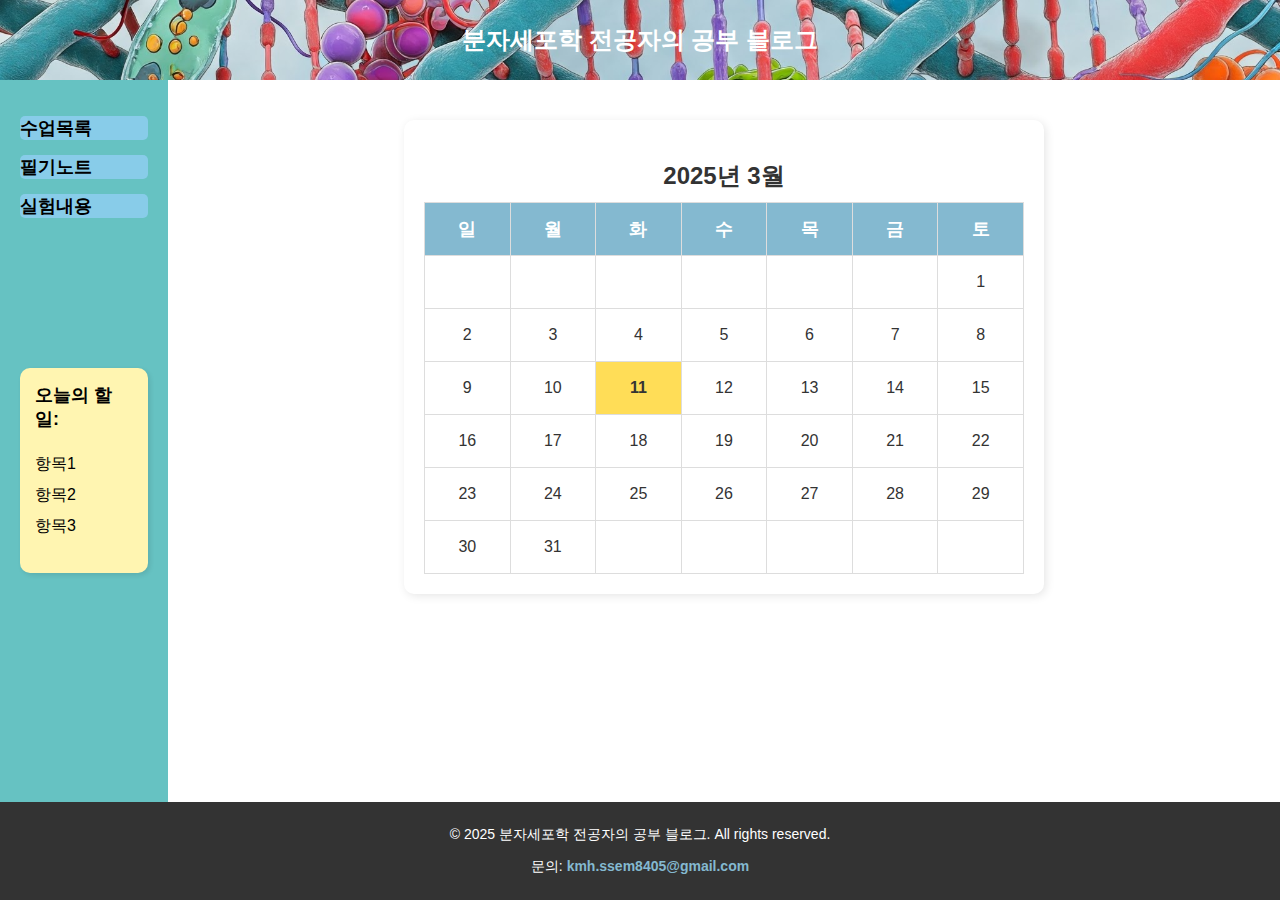
<file: index.html>
<!DOCTYPE html>
<html lang="ko">
<head>
    <meta charset="UTF-8">
    <meta name="viewport" content="width=device-width, initial-scale=1.0">
    <title>분자세포학 전공자의 공부 블로그</title>
    <link rel="stylesheet" href="styles.css">
    <script defer src="script.js"></script>
</head>
<body>
    <header>
        <div class="header-container">
            <a href="index.html">
            <img src="image/분자세포학.jpg" alt="블로그 헤더 배경" class="header-image">
            <h1 class="header-text">분자세포학 전공자의 공부 블로그</h1>
            </a>
        </div>
    </header>

    <div class="content-wrapper">
        <main class="container">
            <aside class="sidebar">
                <ul class="menu">
                    <li class="menu-item" data-target="course-list">수업목록
                        <ul class="submenu" id="course-list">
                            <li data-content="course1"><a href="#" class="submenu-item">세포학</a></li>
                            <li data-content="course2"><a href="#" class="submenu-item">복습 퀴즈</a></li>
                        </ul>
                    </li>
                    <li class="menu-item" data-target="notes">필기노트
                        <ul class="submenu" id="notes">
                            <li data-content="note1"><a href="#" class="submenu-item">Virology</a></li>
                            <li data-content="note2"><a href="#" class="submenu-item">Neurobiology</a></li>
                        </ul>
                    </li>
                    <li class="menu-item" data-target="experiments">실험내용
                        <ul class="submenu" id="experiments">
                            <li data-content="experiment1"><a href="#" class="submenu-item">PCR 실험</a></li>
                        </ul>
                    </li>
                </ul>
                <div class="memo-section">
                    <h3>오늘의 할 일:</h3>
                    <ul>
                        <li>항목1</li>
                        <li>항목2</li>
                        <li>항목3</li>
                    </ul>
                </div>
            </aside>
            <section class="content" id="content-area">
                <div class="calendar">
                    <h2>2025년 3월</h2>
                    <table>
                        <thead>
                            <tr>
                                <th>일</th><th>월</th><th>화</th><th>수</th><th>목</th><th>금</th><th>토</th>
                            </tr>
                        </thead>
                        <tbody>
                            <tr>
                                <td></td><td></td><td></td><td></td><td></td><td></td><td>1</td>
                            </tr>
                            <tr>
                                <td>2</td><td>3</td><td>4</td><td>5</td><td>6</td><td>7</td><td>8</td>
                            </tr>
                            <tr>
                                <td>9</td><td>10</td><td class="today">11</td><td>12</td><td>13</td><td>14</td><td>15</td>
                            </tr>
                            <tr>
                                <td>16</td><td>17</td><td>18</td><td>19</td><td>20</td><td>21</td><td>22</td>
                            </tr>
                            <tr>
                                <td>23</td><td>24</td><td>25</td><td>26</td><td>27</td><td>28</td><td>29</td>
                            </tr>
                            <tr>
                                <td>30</td><td>31</td><td></td><td></td><td></td><td></td><td></td>
                            </tr>
                        </tbody>
                    </table>
                </div>
            </section>
        </main>
    </div>

    <footer class="footer">
        <p>&copy; 2025 분자세포학 전공자의 공부 블로그. All rights reserved.</p>
        <p>문의: <a href="mailto:kmh.ssem8405@gmail.com">kmh.ssem8405@gmail.com</a></p>
    </footer>
</body>
</html>
</file>
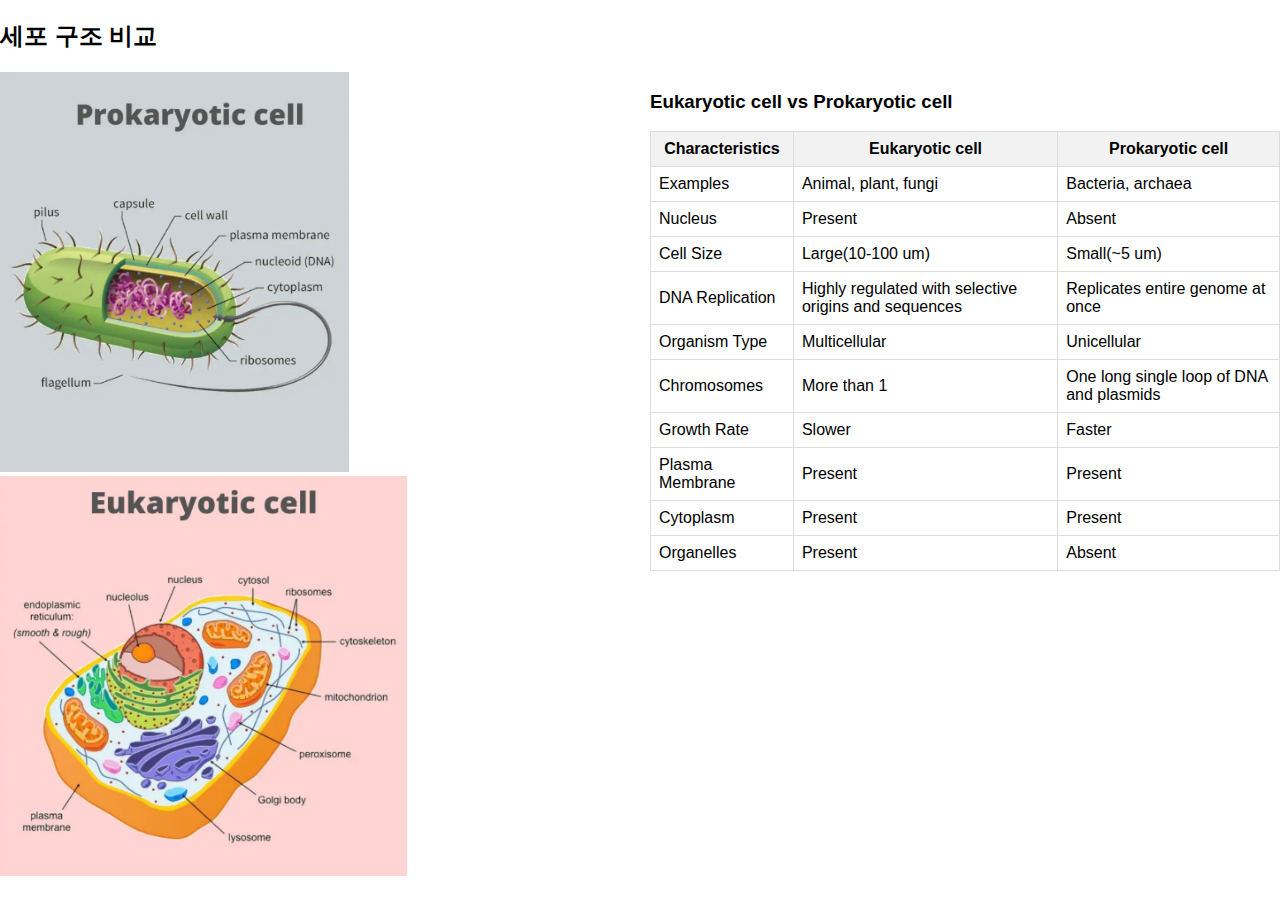
<file: course1.html>
<!DOCTYPE html>
<html lang="en">
<head>
    <meta charset="UTF-8">
    <meta name="viewport" content="width=device-width, initial-scale=1.0">
    <title>세포 구조 비교</title>
    <link rel="stylesheet" href="styles.css">
    <script defer src="script.js"></script>
</head>
<body>
    <h2>세포 구조 비교</h2>
                    <div style="display: flex;">
                        <div style="flex: 1; margin-right: 20px;">
                            <img src="image/prokaryotic cell.png" alt="prokaryotic cell" style="height: 400px; width: auto; max-width: 100%;">
                            <img src="image/eukaryotic cell.png" alt="eukaryotic cell" style="height: 400px; width: auto; max-width: 100%;">
                        </div>
                        <div style="flex: 1;">
                            <h3>Eukaryotic cell vs Prokaryotic cell</h3>
                            <table style="width: 100%; border-collapse: collapse;">
                                <thead>
                                    <tr style="background-color: #f2f2f2;">
                                        <th style="border: 1px solid #ddd; padding: 8px;">Characteristics</th>
                                        <th style="border: 1px solid #ddd; padding: 8px;">Eukaryotic cell</th>
                                        <th style="border: 1px solid #ddd; padding: 8px;">Prokaryotic cell</th>
                                    </tr>
                                </thead>
                                <tbody>
                                    <tr>
                                        <td style="border: 1px solid #ddd; padding: 8px;">Examples</td>
                                        <td style="border: 1px solid #ddd; padding: 8px;">Animal, plant, fungi</td>
                                        <td style="border: 1px solid #ddd; padding: 8px;">Bacteria, archaea</td>
                                    </tr>
                                    <tr>
                                        <td style="border: 1px solid #ddd; padding: 8px;">Nucleus</td>
                                        <td style="border: 1px solid #ddd; padding: 8px;">Present</td>
                                        <td style="border: 1px solid #ddd; padding: 8px;">Absent</td>
                                    </tr>
                                    <tr>
                                        <td style="border: 1px solid #ddd; padding: 8px;">Cell Size</td>
                                        <td style="border: 1px solid #ddd; padding: 8px;">Large(10-100 um)</td>
                                        <td style="border: 1px solid #ddd; padding: 8px;">Small(~5 um)</td>
                                    </tr>
                                    <tr>
                                        <td style="border: 1px solid #ddd; padding: 8px;">DNA Replication</td>
                                        <td style="border: 1px solid #ddd; padding: 8px;">Highly regulated with selective origins and sequences</td>
                                        <td style="border: 1px solid #ddd; padding: 8px;">Replicates entire genome at once</td>
                                    </tr>
                                    <tr>
                                        <td style="border: 1px solid #ddd; padding: 8px;">Organism Type</td>
                                        <td style="border: 1px solid #ddd; padding: 8px;">Multicellular</td>
                                        <td style="border: 1px solid #ddd; padding: 8px;">Unicellular</td>
                                    </tr>
                                    <tr>
                                        <td style="border: 1px solid #ddd; padding: 8px;">Chromosomes</td>
                                        <td style="border: 1px solid #ddd; padding: 8px;">More than 1</td>
                                        <td style="border: 1px solid #ddd; padding: 8px;">One long single loop of DNA and plasmids</td>
                                    </tr>
                                    <tr>
                                        <td style="border: 1px solid #ddd; padding: 8px;">Growth Rate</td>
                                        <td style="border: 1px solid #ddd; padding: 8px;">Slower</td>
                                        <td style="border: 1px solid #ddd; padding: 8px;">Faster</td>
                                    </tr>
                                    <tr>
                                        <td style="border: 1px solid #ddd; padding: 8px;">Plasma Membrane</td>
                                        <td style="border: 1px solid #ddd; padding: 8px;">Present</td>
                                        <td style="border: 1px solid #ddd; padding: 8px;">Present</td>
                                    </tr>
                                    <tr>
                                        <td style="border: 1px solid #ddd; padding: 8px;">Cytoplasm</td>
                                        <td style="border: 1px solid #ddd; padding: 8px;">Present</td>
                                        <td style="border: 1px solid #ddd; padding: 8px;">Present</td>
                                    </tr>
                                    <tr>
                                        <td style="border: 1px solid #ddd; padding: 8px;">Organelles</td>
                                        <td style="border: 1px solid #ddd; padding: 8px;">Present</td>
                                        <td style="border: 1px solid #ddd; padding: 8px;">Absent</td>
                                    </tr>
                                </tbody>
                            </table>
                        </div>
                    </div>
</body>
</html>
</file>
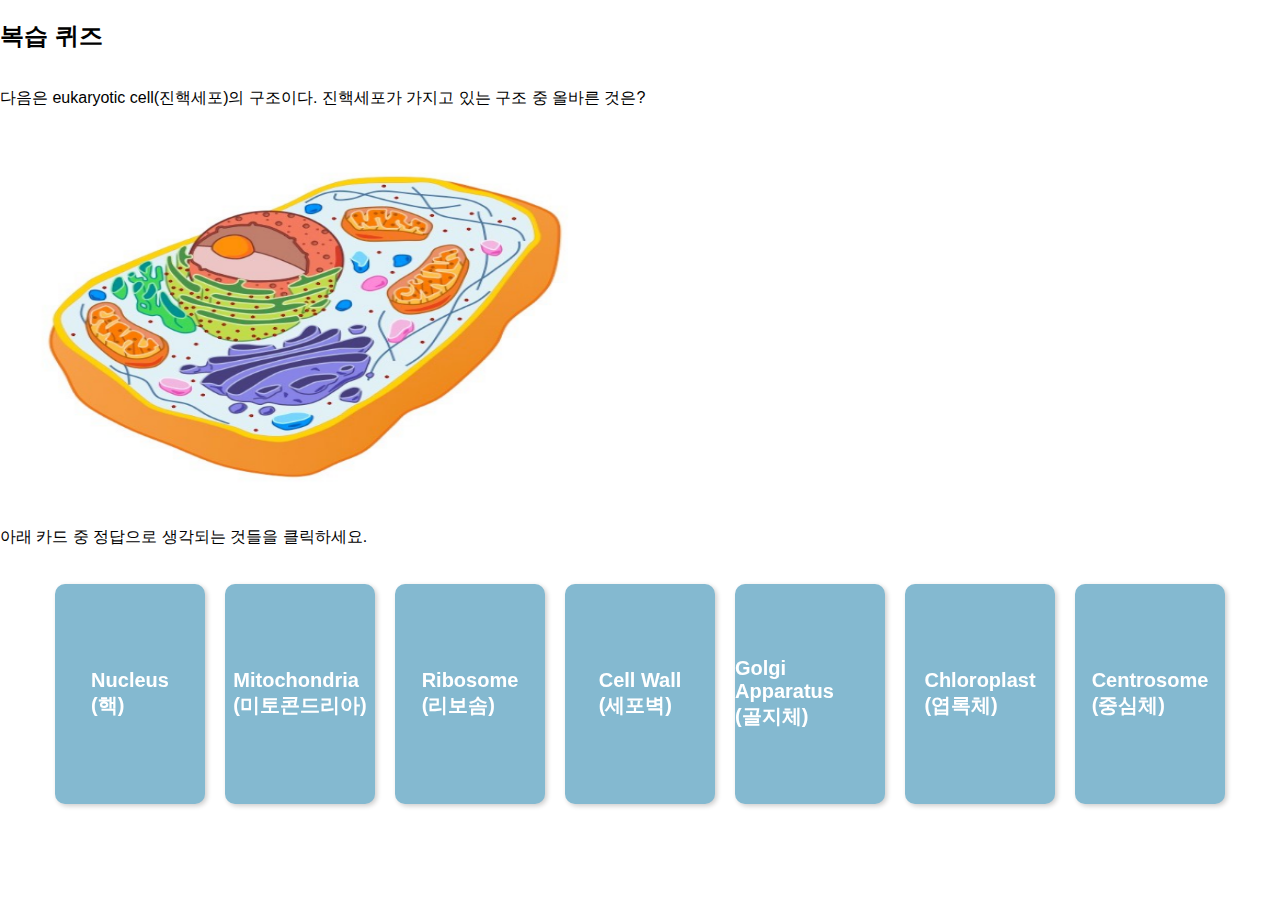
<file: course2.html>
<!DOCTYPE html>
<html lang="en">
<head>
    <meta charset="UTF-8">
    <meta name="viewport" content="width=device-width, initial-scale=1.0">
    <title>복습 퀴즈</title>
    <link rel="stylesheet" href="styles.css">
    <script defer src="script.js"></script>
</head>
<body>
    <h2>복습 퀴즈</h2>
        <p>다음은 eukaryotic cell(진핵세포)의 구조이다. 진핵세포가 가지고 있는 구조 중 올바른 것은?</p>
        <p><img src="image/cellquiz.png" alt="eukaryotic cell quiz" style="height: 350px; width: 50%;"></p>
        <p>아래 카드 중 정답으로 생각되는 것들을 클릭하세요.</p>
        <div class="quiz-container">
            <div class="card" data-answer="true">
                <div class="card-inner">
                    <div class="card-front">Nucleus<br>(핵)</div>
                    <div class="card-back">✅</div>
                </div>
            </div>
            <div class="card" data-answer="true">
                <div class="card-inner">
                    <div class="card-front">Mitochondria<br>(미토콘드리아)</div>
                    <div class="card-back">✅</div>
                </div>
            </div>
            <div class="card" data-answer="true">
                <div class="card-inner">
                    <div class="card-front">Ribosome<br>(리보솜)</div>
                    <div class="card-back">✅</div>
                </div>
            </div><div class="card" data-answer="false">
                <div class="card-inner">
                    <div class="card-front">Cell Wall<br>(세포벽)</div>
                    <div class="card-back">❌</div>
                </div>
            </div><div class="card" data-answer="true">
                <div class="card-inner">
                    <div class="card-front">Golgi Apparatus<br>(골지체)</div>
                    <div class="card-back">✅</div>
                </div>
            </div>
            <div class="card" data-answer="false">
                <div class="card-inner">
                    <div class="card-front">Chloroplast<br>(엽록체)</div>
                    <div class="card-back">❌</div>
                </div>
            </div>
            <div class="card" data-answer="false">
                <div class="card-inner">
                    <div class="card-front">Centrosome<br>(중심체)</div>
                    <div class="card-back">❌</div>
                </div>
            </div>
        </div>

        <script>
            document.addEventListener("DOMContentLoaded", function () {
                document.querySelectorAll(".card").forEach(card => {
                    card.addEventListener("click", function () {
                        this.classList.add("flipped");
                        const isCorrect = this.getAttribute("data-answer") === "true";
                        this.querySelector(".card-back").classList.add(isCorrect ? "correct" : "incorrect");
                    });
                });
            });
        </script>
</body>
</html>
</file>
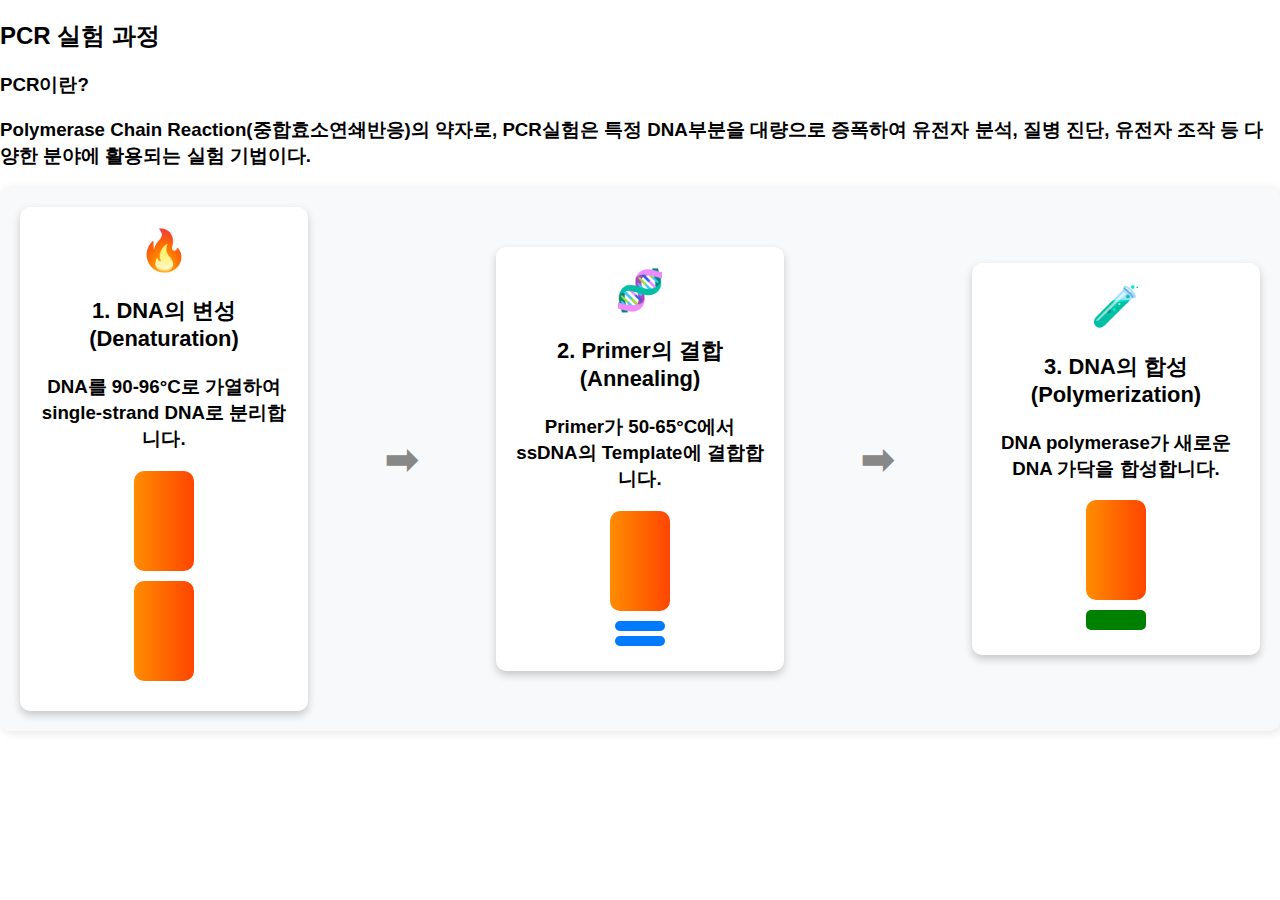
<file: experiments.html>
<!DOCTYPE html>
<html lang="en">
<head>
    <meta charset="UTF-8">
    <meta name="viewport" content="width=device-width, initial-scale=1.0">
    <title>Experiment</title>
    <link rel="stylesheet" href="styles.css">
    <script defer src="script.js"></script>
</head>
<body>
    <div id="experiment1" class="experiment-content">
        <h2>PCR 실험 과정</h2>
        <h3>PCR이란?<h3>
        <p>Polymerase Chain Reaction(중합효소연쇄반응)의 약자로, PCR실험은 특정 DNA부분을 대량으로 증폭하여 유전자 분석, 질병 진단, 유전자 조작 등 다양한 분야에 활용되는 실험 기법이다.</p>
        <div class="pcr-container">
            <div class="pcr-step">
                <div class="pcr-icon">🔥</div>
                <h3>1. DNA의 변성 (Denaturation)</h3>
                <p>DNA를 90-96°C로 가열하여 single-strand DNA로 분리합니다.</p>
                <div class="pcr-dna"></div>
                <div class="pcr-dna"></div>
            </div>
            <div class="pcr-arrow">➡</div>
            <div class="pcr-step">
            <div class="pcr-icon">🧬</div>
                <h3>2. Primer의 결합 (Annealing)</h3>
                <p>Primer가 50-65°C에서 ssDNA의 Template에 결합합니다.</p>
                <div class="pcr-dna"></div>
                <div class="pcr-primer"></div>
                <div class="pcr-primer"></div>
            </div>
            <div class="pcr-arrow">➡</div>
            <div class="pcr-step">
                <div class="pcr-icon">🧪</div>
                <h3>3. DNA의 합성(Polymerization)</h3>
                <p>DNA polymerase가 새로운 DNA 가닥을 합성합니다.</p>
                <div class="pcr-dna"></div>
                <div class="pcr-polymerase"></div>
            </div>
        </div>
    </div>
</body>
</html>
</file>
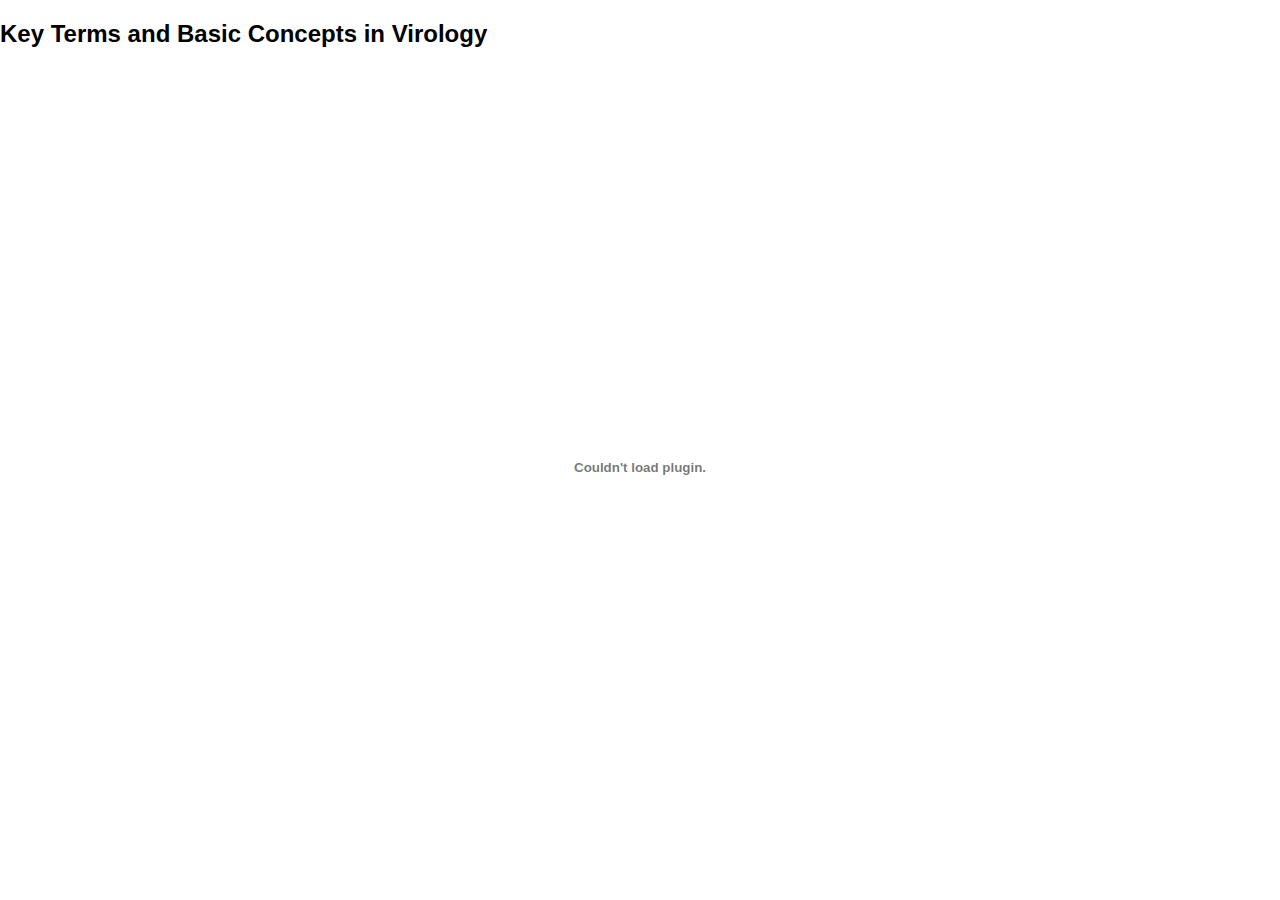
<file: note1.html>
<!DOCTYPE html>
<html lang="en">
<head>
    <meta charset="UTF-8">
    <meta name="viewport" content="width=device-width, initial-scale=1.0">
    <title>바이러스학 노트</title>
    <link rel="stylesheet" href="styles.css">
    <script defer src="script.js"></script>
</head>
<body>
    <h2>Key Terms and Basic Concepts in Virology</h2>
    <embed src="file/Virology-Web.pdf" type="application/pdf" width="100%" height="800px">
</body>
</html>
</file>
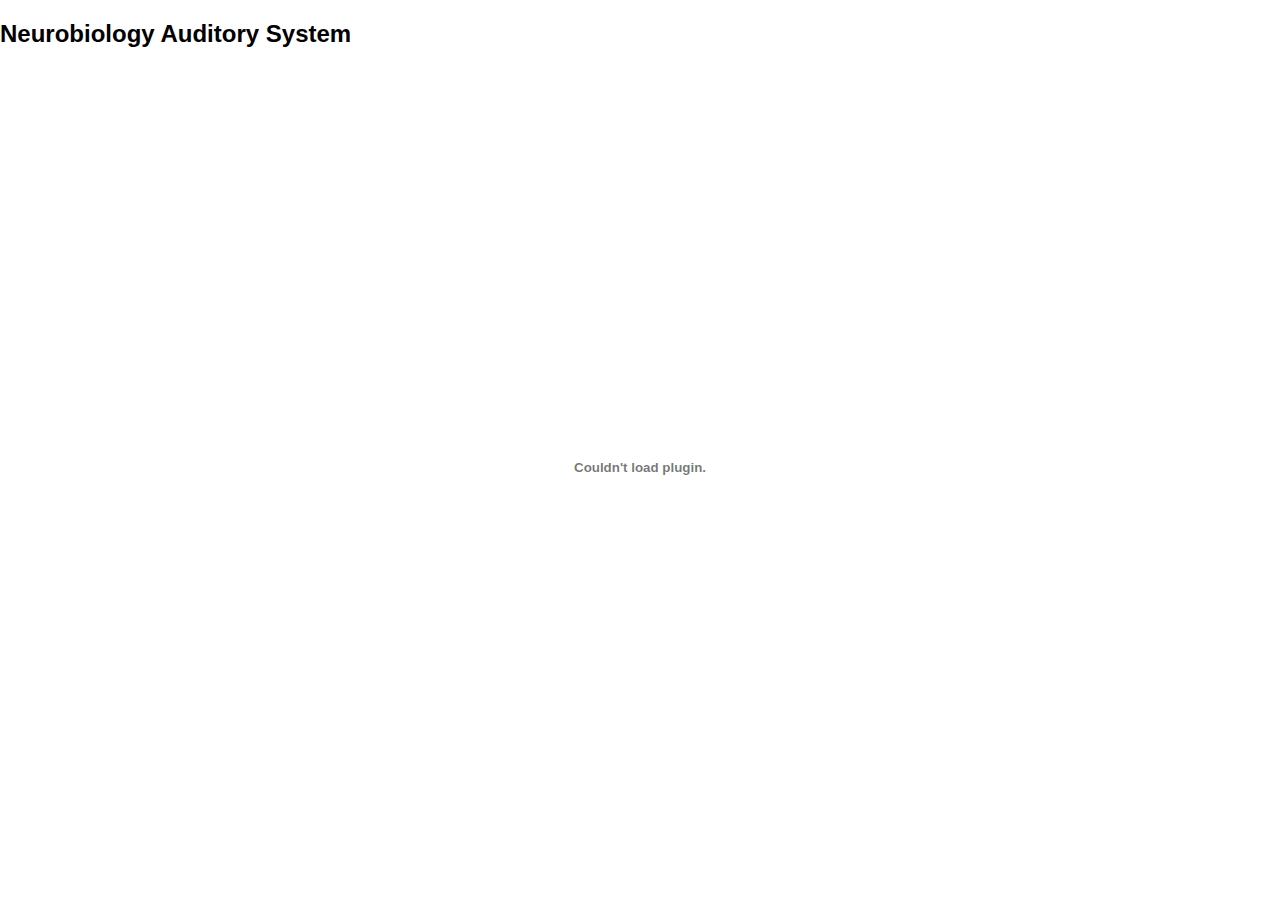
<file: note2.html>
<!DOCTYPE html>
<html lang="en">
<head>
    <meta charset="UTF-8">
    <meta name="viewport" content="width=device-width, initial-scale=1.0">
    <title>신경생물학 노트</title>
    <link rel="stylesheet" href="styles.css">
    <script defer src="script.js"></script>
</head>
<body>
    <h2>Neurobiology Auditory System</h2>
    <embed src="file/Neurobiology-Web.pdf" type="application/pdf" width="100%" height="800px">
</body>
</html>
</file>
<file: styles.css>
body, html {
    margin: 0;
    padding: 0;
    font-family: Arial, sans-serif;
    display: flex;
    flex-direction: column;
    height: 100%;
    overflow: auto;
}

header {
    position: relative;
    background-color: #84B9D0;
    height: 100px;
    display: flex;
    justify-content: center;
    align-items: center;
    overflow: hidden;
}

.header-container {
    position: relative;
    width: 100%;
    height: 100%;
    display: flex;
    justify-content: center;
    align-items: center;
}

.header-container a {
    text-decoration: none;
}

.header-image {
    width: 100%;
    height: 100%;
    object-fit: cover;
    position: absolute;
    top: 0;
    left: 0;
    z-index: 0;
}

.header-text {
    position: relative;
    color: white;
    font-size: 24px;
    font-weight: bold;
    text-align: center;
    z-index: 1;
}

.content-wrapper {
    display: flex;
    flex-direction: column;
    height: 100%;
    overflow: hidden;
}

.container {
    display: flex;
    flex: 1;
    overflow: auto;
}

.sidebar {
    width: 10%;
    background-color: #66C2C2;
    padding: 20px;
}

.menu {
    list-style: none;
    padding: 0;
}

.menu-item {
    font-size: 18px;
    font-weight: bold;
    cursor: pointer;
    margin-bottom: 15px;
    background: #88cce9;
    border-radius: 5px;
}

.menu-item:hover {
    background: #5c9bbf;
    color: white;
}

.submenu {
    list-style: none;
    padding-left: 20px;
    display: none;
}

.submenu li {
    font-size: 16px;
    cursor: pointer;
    margin-bottom: 5px;
}

.submenu a {
    color: inherit;
    text-decoration: none;
}

.memo-section {
    background-color: #fff5b1;
    padding: 15px;
    margin-top: 150px;
    border-radius: 10px;
    box-shadow: 2px 2px 5px rgba(0, 0, 0, 0.1);
    font-family: Arial, sans-serif;
}

.memo-section h3 {
    margin-top: 0;
    font-size: 18px;
}

.memo-section ul {
    list-style-type: none;
    padding: 0;
}

.memo-section li {
    padding: 5px 0;
    font-size: 16px;
}

.content {
    flex: 1;
    padding: 20px;
    background-color: white;
    overflow: auto;
    height: 100%;
}

iframe {
    width: 100%;
    height: 900px;
    border: none;
    display: block;
}


/* 달력 스타일 */
.calendar {
    width: 100%;
    max-width: 600px;
    margin: 20px auto;
    background: #fff;
    padding: 20px;
    border-radius: 10px;
    box-shadow: 2px 2px 10px rgba(0, 0, 0, 0.1);
    font-family: Arial, sans-serif;
    text-align: center;
}

.calendar h2 {
    margin-bottom: 10px;
    font-size: 24px;
    color: #333;
}

.calendar table {
    width: 100%;
    border-collapse: collapse;
}

.calendar th, .calendar td {
    width: 14.28%;
    height: 50px;
    text-align: center;
    border: 1px solid #ddd;
}

.calendar th {
    background: #84B9D0;
    color: white;
    font-size: 18px;
}

.calendar td {
    font-size: 16px;
    color: #333;
}

.calendar td.today {
    background: #FFDD57;
    font-weight: bold;
}

iframe {
    border: none;
}

/* 퀴즈 카드 스타일 */
.quiz-container {
    display: flex;
    flex-wrap: wrap;
    gap: 20px;
    justify-content: center;
    margin-top: 20px;
}

.card {
    width: 150px;
    height: 220px;
    perspective: 1000px;
    cursor: pointer;
}

.card-inner {
    width: 100%;
    height: 100%;
    position: relative;
    transform-style: preserve-3d;
    transition: transform 0.6s;
}

.card.flipped .card-inner {
    transform: rotateY(180deg);
}

.card-front, .card-back {
    position: absolute;
    width: 100%;
    height: 100%;
    backface-visibility: hidden;
    display: flex;
    align-items: center;
    justify-content: center;
    border-radius: 10px;
    font-size: 20px;
    font-weight: bold;
    box-shadow: 2px 2px 5px rgba(0, 0, 0, 0.2);
}

.card-front {
    background: #84B9D0;
    color: white;
}

.card-back {
    background: white;
    transform: rotateY(180deg);
}

.correct {
    background: #4CAF50 !important;
    color: white;
}

.incorrect {
    background: #ef7163 !important;
    color: white;
}

/* PCR 실험 스타일 */
.pcr-container {
    display: flex;
    justify-content: space-between;
    align-items: center;
    flex-wrap: wrap;
    background: #f8f9fa;
    padding: 20px;
    border-radius: 10px;
    box-shadow: 2px 2px 10px rgba(0, 0, 0, 0.1);
    text-align: center;
}

.pcr-step {
    width: 20%;
    background: white;
    padding: 20px;
    border-radius: 10px;
    box-shadow: 0 4px 8px rgba(0, 0, 0, 0.2);
    transition: transform 0.3s ease-in-out;
}

.pcr-step:hover {
    transform: scale(1.05);
}

.pcr-icon {
    font-size: 40px;
    margin-bottom: 10px;
}

.pcr-arrow {
    font-size: 40px;
    color: #888;
}

.pcr-dna {
    width: 60px;
    height: 100px;
    margin: 10px auto;
    background: linear-gradient(to right, #ff8c00, #ff4500);
    border-radius: 10px;
}

.pcr-primer {
    width: 50px;
    height: 10px;
    background: #007bff;
    margin: 5px auto;
    border-radius: 5px;
}

.pcr-polymerase {
    width: 60px;
    height: 20px;
    background: green;
    margin: 5px auto;
    border-radius: 5px;
}


/* footer */
.footer {
    width: 100%;
    background-color: #333;
    color: white;
    text-align: center;
    padding: 10px 0;
    font-size: 14px;
}

.footer a {
    color: #84B9D0;
    text-decoration: none;
    font-weight: bold;
}

.footer a:hover {
    text-decoration: underline;
}
</file>
